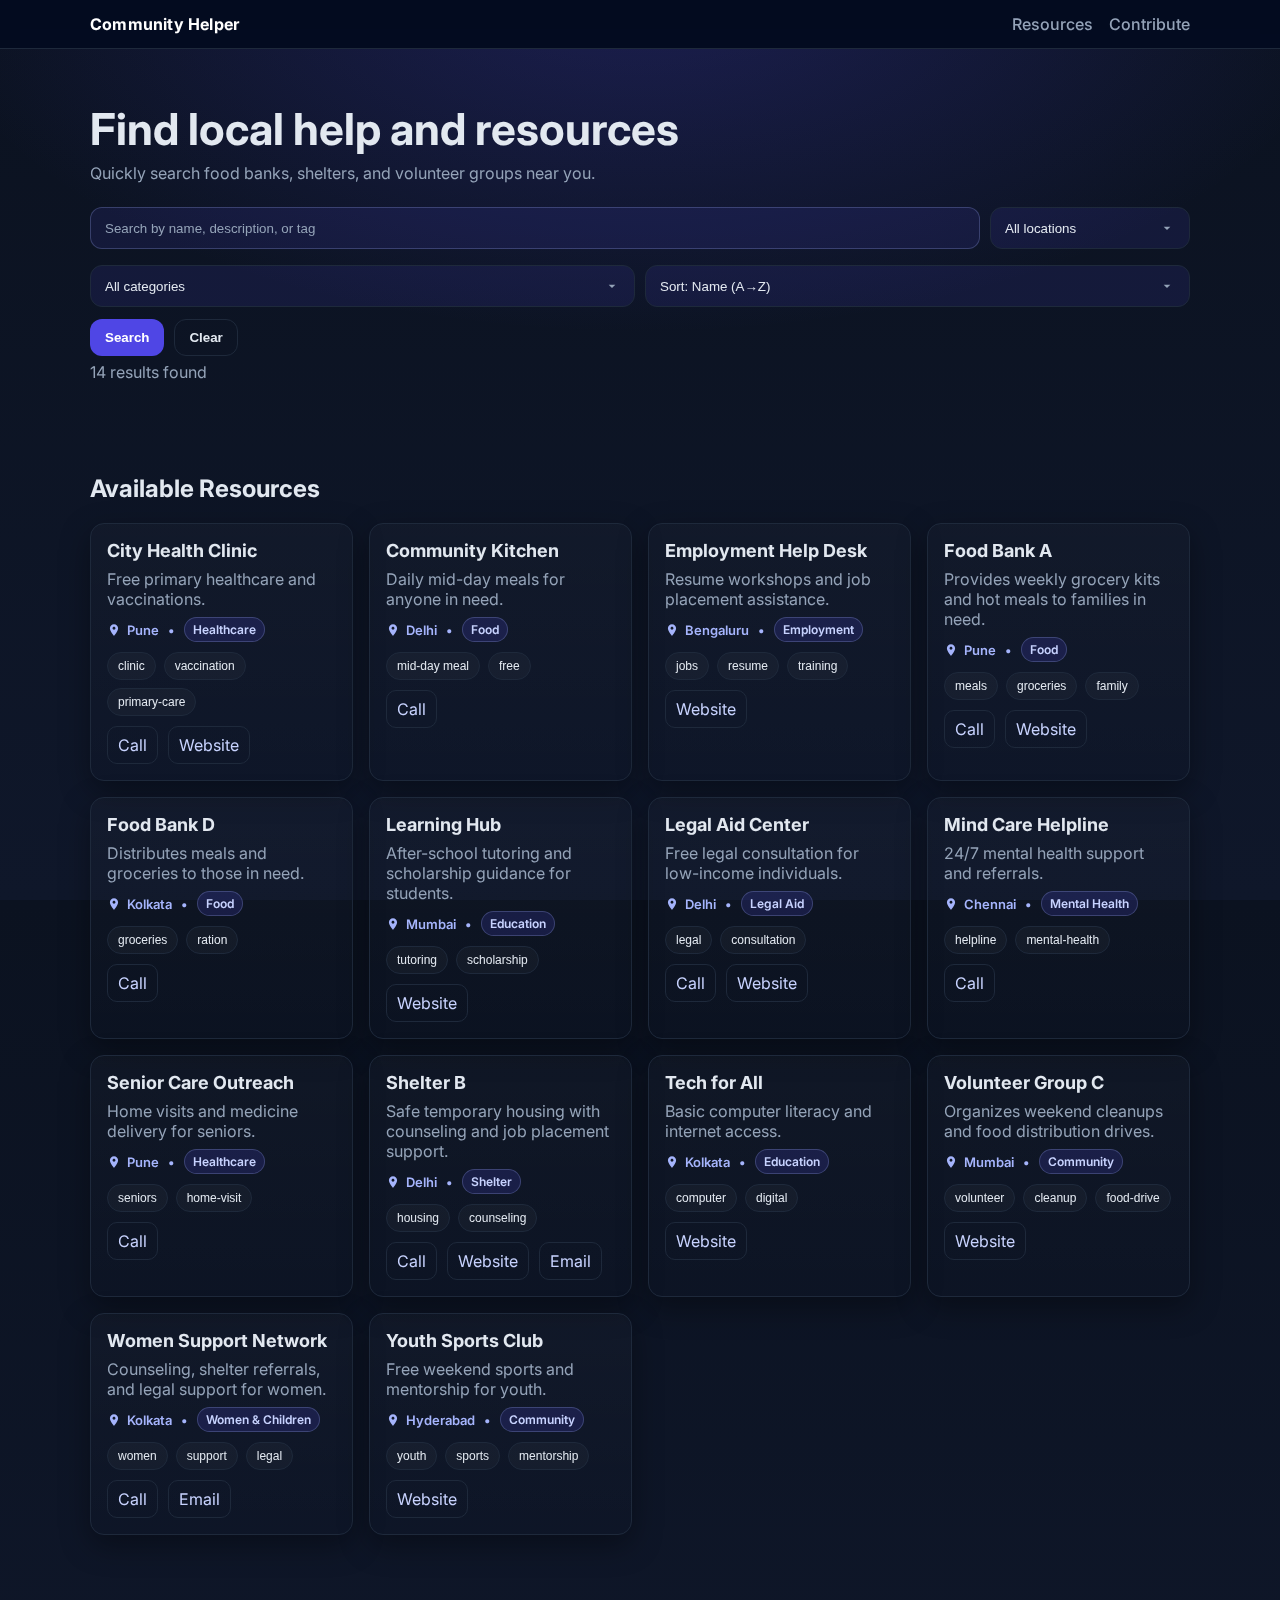
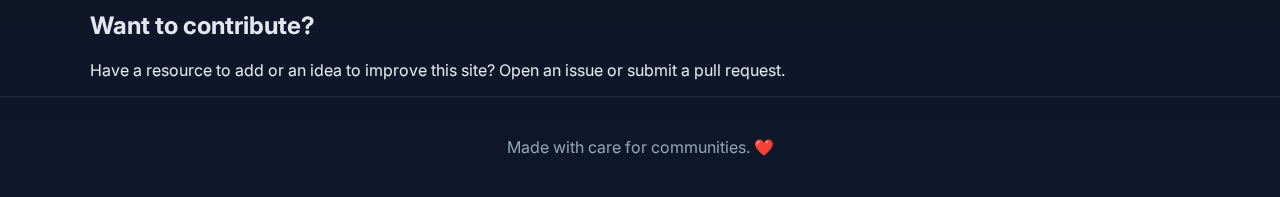
<file: Community_Helper/index.html>
<!DOCTYPE html>
<html lang="en">
<head>
  <meta charset="UTF-8" />
  <meta name="viewport" content="width=device-width, initial-scale=1" />
  <meta name="theme-color" content="#4f46e5" />
  <title>Community Helper</title>
  <link rel="preconnect" href="https://fonts.googleapis.com">
  <link rel="preconnect" href="https://fonts.gstatic.com" crossorigin>
  <link href="https://fonts.googleapis.com/css2?family=Inter:wght@400;500;600;700&display=swap" rel="stylesheet">
  <link rel="stylesheet" href="styles.css" />
</head>
<body>
  <a class="skip-link" href="#main">Skip to content</a>

  <header class="site-header">
    
    <div class="container header-inner">
      <a class="logo" href="#">Community Helper</a>
      <nav class="nav" aria-label="Primary">
        <a href="#resources" class="nav-link">Resources</a>
        <a href="#contribute" class="nav-link">Contribute</a>
      </nav>
    </div>
  </header>

  <main id="main">
    <section class="hero">
      <div class="container">
        <h1 class="hero-title">Find local help and resources</h1>
        <p class="hero-subtitle">Quickly search food banks, shelters, and volunteer groups near you.</p>

        <form class="search-bar" role="search" aria-label="Search resources" onsubmit="return false;">
          <label for="search" class="sr-only">Search resources</label>
          <div class="search-group">
            <input type="text" id="search" name="search" autocomplete="off" placeholder="Search by name, description, or tag" aria-controls="resources-list" />
            <select id="filter-location" aria-label="Filter by location">
              <option value="">All locations</option>
            </select>
          </div>

          <div class="filters-row">
            <label class="sr-only" for="filter-category">Filter by category</label>
            <select id="filter-category" aria-label="Filter by category">
              <option value="">All categories</option>
            </select>

            <label class="sr-only" for="sort-by">Sort by</label>
            <select id="sort-by" aria-label="Sort results">
              <option value="name-asc">Sort: Name (A→Z)</option>
              <option value="location-asc">Sort: Location (A→Z)</option>
              <option value="category-asc">Sort: Category (A→Z)</option>
            </select>
          </div>

          <div class="actions">
            <button type="button" id="search-button" class="btn primary">Search</button>
            <button type="button" id="clear-button" class="btn ghost">Clear</button>
          </div>
        </form>

        <p id="results-count" class="results-count" aria-live="polite"></p>
      </div>
    </section>

    <section id="resources" class="resources-section">
      <div class="container">
        <h2>Available Resources</h2>
        <div id="resources-list" class="resources-grid" role="list"></div>
      </div>
    </section>

    <section id="contribute" class="contribute-section">
      <div class="container">
        <h2>Want to contribute?</h2>
        <p>Have a resource to add or an idea to improve this site? Open an issue or submit a pull request.</p>
      </div>
    </section>
  </main>

  <footer class="site-footer">
    <div class="container">
      <p>Made with care for communities. <span aria-hidden="true">❤️</span></p>
    </div>
  </footer>

  <script src="data.js"></script>
  <script src="script.js"></script>
</body>
</html>
</file>
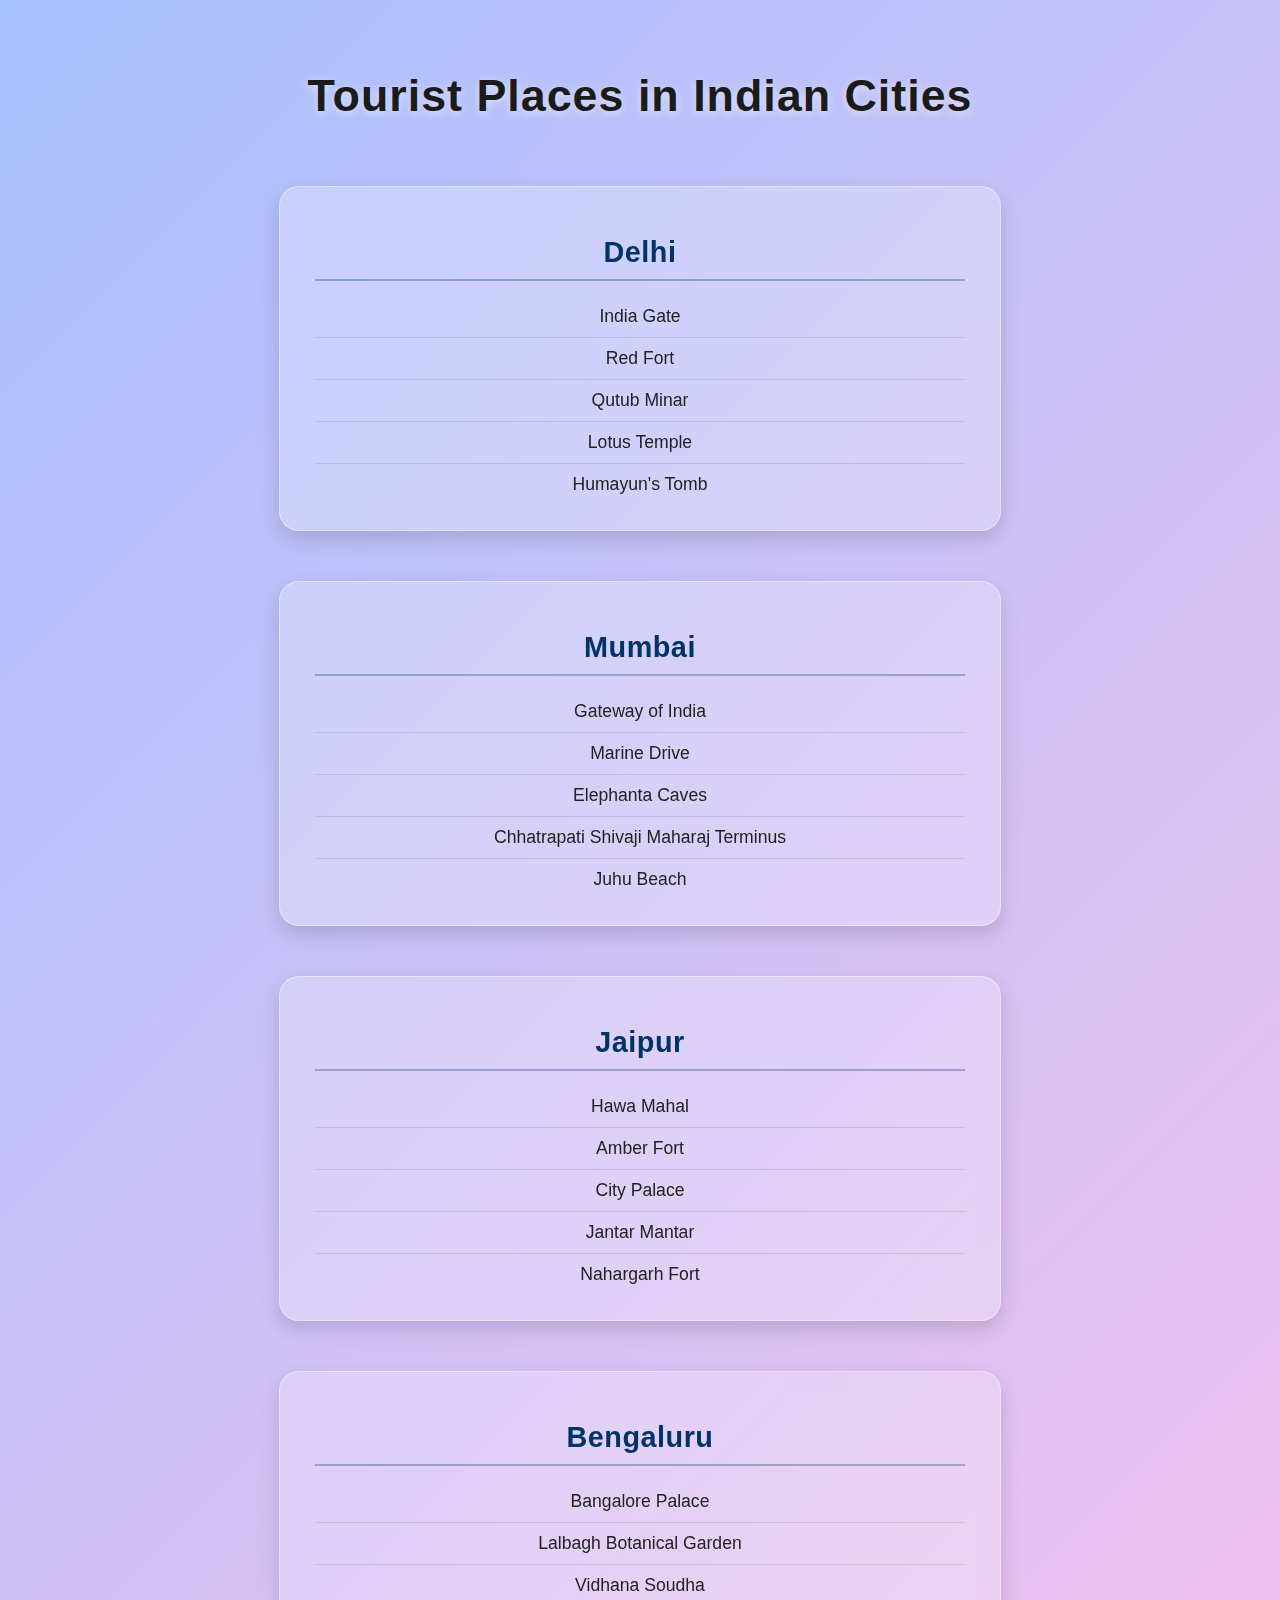
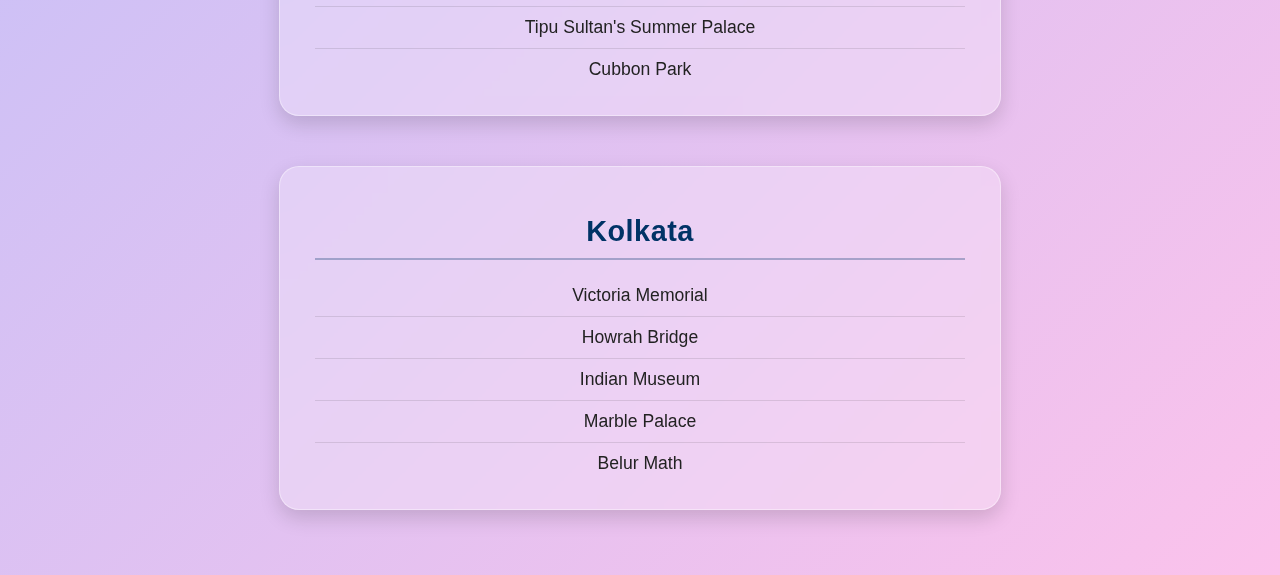
<file: Tourist-Page/index.html>
<!DOCTYPE html>
<html lang="en">
<head>
  <meta charset="UTF-8" />
  <meta name="viewport" content="width=device-width, initial-scale=1.0" />
  <title>Tourist Places in Indian Cities</title>
  <style>
    /* 🌈 Elegant Background Gradient */
    body {
      font-family: 'Poppins', Arial, sans-serif;
      background: linear-gradient(135deg, #a8c0ff 0%, #fbc2eb 100%);
      margin: 0;
      padding: 40px 20px;
      color: #222;
      display: flex;
      flex-direction: column;
      align-items: center;
      min-height: 100vh;
      animation: fadeIn 1s ease;
    }

    /* ✨ Page Title */
    h1 {
      text-align: center;
      color: #1b1b1b;
      font-size: 2.8rem;
      font-weight: 700;
      margin-bottom: 40px;
      text-shadow: 0 2px 8px rgba(255, 255, 255, 0.6);
      letter-spacing: 1px;
      animation: slideDown 0.8s ease;
    }

    /* 🏙 City Card with Glassmorphism Effect */
    .city {
      background: rgba(255, 255, 255, 0.25);
      backdrop-filter: blur(8px);
      -webkit-backdrop-filter: blur(8px);
      border-radius: 20px;
      width: 90%;
      max-width: 650px;
      padding: 25px 35px;
      margin: 25px 0;
      box-shadow: 0 8px 20px rgba(0, 0, 0, 0.15);
      border: 1px solid rgba(255, 255, 255, 0.4);
      transition: all 0.4s ease;
      transform: translateY(0);
      animation: fadeInUp 0.8s ease;
    }

    .city:hover {
      transform: translateY(-8px);
      box-shadow: 0 12px 30px rgba(0, 0, 0, 0.25);
      background: rgba(255, 255, 255, 0.35);
    }

    /* 🏷 City Titles */
    .city h2 {
      font-size: 1.8rem;
      color: #003366;
      border-bottom: 2px solid rgba(0, 51, 102, 0.3);
      padding-bottom: 10px;
      margin-bottom: 15px;
      text-align: center;
      letter-spacing: 0.5px;
    }

    /* 📍 Tourist Attraction List */
    .attractions ul {
      list-style: none;
      padding: 0;
      margin: 0;
    }

    .attractions li {
      padding: 10px 0;
      font-size: 1.1rem;
      border-bottom: 1px solid rgba(0, 0, 0, 0.1);
      text-align: center;
      color: #222;
      transition: all 0.3s ease;
    }

    .attractions li:hover {
      color: #007bff;
      transform: scale(1.05);
      text-shadow: 0 1px 5px rgba(0, 123, 255, 0.4);
    }

    .attractions li:last-child {
      border-bottom: none;
    }

    /* 🌟 Animations */
    @keyframes fadeIn {
      from { opacity: 0; }
      to { opacity: 1; }
    }

    @keyframes fadeInUp {
      from { opacity: 0; transform: translateY(20px); }
      to { opacity: 1; transform: translateY(0); }
    }

    @keyframes slideDown {
      from { opacity: 0; transform: translateY(-20px); }
      to { opacity: 1; transform: translateY(0); }
    }

    /* 📱 Responsive Design */
    @media (max-width: 600px) {
      h1 {
        font-size: 2.2rem;
      }

      .city {
        padding: 20px 25px;
      }

      .city h2 {
        font-size: 1.5rem;
      }

      .attractions li {
        font-size: 1rem;
      }
    }
  </style>
</head>
<body>
  <h1>Tourist Places in Indian Cities</h1>

  <div class="city">
    <h2>Delhi</h2>
    <div class="attractions">
      <ul>
        <li>India Gate</li>
        <li>Red Fort</li>
        <li>Qutub Minar</li>
        <li>Lotus Temple</li>
        <li>Humayun's Tomb</li>
      </ul>
    </div>
  </div>

  <div class="city">
    <h2>Mumbai</h2>
    <div class="attractions">
      <ul>
        <li>Gateway of India</li>
        <li>Marine Drive</li>
        <li>Elephanta Caves</li>
        <li>Chhatrapati Shivaji Maharaj Terminus</li>
        <li>Juhu Beach</li>
      </ul>
    </div>
  </div>

  <div class="city">
    <h2>Jaipur</h2>
    <div class="attractions">
      <ul>
        <li>Hawa Mahal</li>
        <li>Amber Fort</li>
        <li>City Palace</li>
        <li>Jantar Mantar</li>
        <li>Nahargarh Fort</li>
      </ul>
    </div>
  </div>

  <div class="city">
    <h2>Bengaluru</h2>
    <div class="attractions">
      <ul>
        <li>Bangalore Palace</li>
        <li>Lalbagh Botanical Garden</li>
        <li>Vidhana Soudha</li>
        <li>Tipu Sultan's Summer Palace</li>
        <li>Cubbon Park</li>
      </ul>
    </div>
  </div>

  <div class="city">
    <h2>Kolkata</h2>
    <div class="attractions">
      <ul>
        <li>Victoria Memorial</li>
        <li>Howrah Bridge</li>
        <li>Indian Museum</li>
        <li>Marble Palace</li>
        <li>Belur Math</li>
      </ul>
    </div>
  </div>
</body>
</html>
</file>
<file: Community_Helper/styles.css>
:root {
  --bg: #0f172a;           /* slate-900 */
  --surface: #0b1220;      /* deeper slate */
  --card: #0b1220;         /* same as surface */
  --text: #e2e8f0;         /* slate-200 */
  --muted: #94a3b8;        /* slate-400 */
  --primary: #4f46e5;      /* indigo-600 */
  --primary-700: #4338ca;  /* indigo-700 */
  --ring: #a5b4fc;         /* indigo-300 */
  --border: #1e293b;       /* slate-800 */
  --shadow: 0 10px 30px rgba(0,0,0,.35);
  --radius: 14px;
  --container: 1100px;
  color-scheme: dark;
}

* { box-sizing: border-box; }
html, body { height: 100%; }
body {
  margin: 0;
  font-family: "Inter", system-ui, -apple-system, Segoe UI, Roboto, Arial, "Noto Sans", "Apple Color Emoji", "Segoe UI Emoji";
  color: var(--text);
  background: linear-gradient(180deg, #0b1220 0%, #0f172a 100%);
  -webkit-font-smoothing: antialiased;
  -moz-osx-font-smoothing: grayscale;
}

img { max-width: 100%; display: block; }

.container {
  width: min(100% - 32px, var(--container));
  margin-inline: auto;
}

.sr-only {
  position: absolute; width: 1px; height: 1px; padding: 0; margin: -1px; overflow: hidden; clip: rect(0,0,0,0); white-space: nowrap; border: 0;
}

.skip-link {
  position: absolute; left: 0; top: -40px; background: var(--primary); color: white; padding: 8px 12px; border-radius: 0 0 8px 8px; transition: top .2s;
}
.skip-link:focus { top: 0; outline: 3px solid var(--ring); }

.site-header {
  position: sticky; top: 0; z-index: 50; backdrop-filter: saturate(180%) blur(8px);
  background: rgba(2,6,23,0.6); border-bottom: 1px solid var(--border);
}
.header-inner { display: flex; align-items: center; justify-content: space-between; padding: 14px 0; }
.logo { color: white; font-weight: 700; text-decoration: none; letter-spacing: .2px; }
.nav { display: flex; gap: 16px; }
.nav-link { color: var(--muted); text-decoration: none; font-weight: 500; }
.nav-link:hover, .nav-link:focus { color: var(--text); }

.hero {
  padding: 56px 0 28px; background: radial-gradient(1200px 600px at 50% -20%, rgba(79,70,229,.25), transparent 60%);
}
.hero-title { font-size: clamp(28px, 5vw, 44px); margin: 0 0 10px; line-height: 1.1; }
.hero-subtitle { margin: 0 0 24px; color: var(--muted); }

.search-bar {
  display: grid; gap: 12px; grid-template-columns: 1fr; align-items: start;
}
.search-group { display: grid; gap: 10px; grid-template-columns: 1fr minmax(160px, 200px); }

input[type="text"], select {
  width: 100%; padding: 12px 14px; border-radius: 12px; border: 1px solid var(--border);
  background: rgba(79,70,229,0.12); color: var(--text);
  transition: background-color .2s ease, color .2s ease, border-color .2s ease, box-shadow .2s ease;
}
#search { background: rgba(79,70,229,0.12); border-color: rgba(165,180,252,.25); }
#search:focus { background: #ffffff; color: #0f172a; border-color: #e5e7eb; }
#search:focus::placeholder { color: #64748b; }

input::placeholder { color: #94a3b8; }
input:focus, select:focus { outline: none; box-shadow: 0 0 0 3px rgba(165,180,252,.35); border-color: var(--ring);
}

/* Ensure dropdown popover uses dark theme */
select option, select optgroup { background-color: #0b1220; color: var(--text); }
select option:checked, select option:hover { background-color: rgba(165,180,252,.25); color: #fff; }

.actions { display: flex; gap: 10px; }
.btn {
  appearance: none; border: 1px solid transparent; padding: 10px 14px; border-radius: 12px; cursor: pointer; font-weight: 600; transition: transform .08s ease, background-color .2s, border-color .2s;
}
.btn.primary { background: var(--primary); color: white; }
.btn.primary:hover { background: var(--primary-700); transform: translateY(-1px); }
.btn.ghost { background: transparent; color: var(--text); border-color: var(--border); }
.btn.ghost:hover { border-color: var(--ring); transform: translateY(-1px); }
.btn:focus-visible { outline: 3px solid var(--ring); outline-offset: 2px; }

.results-count { margin-top: 6px; color: var(--muted); }

.resources-section { padding: 28px 0 56px; }
.resources-grid { display: grid; gap: 16px; grid-template-columns: repeat(auto-fit, minmax(260px, 1fr)); }

.resource-card {
  list-style: none; background: linear-gradient(180deg, rgba(255,255,255,.02), rgba(255,255,255,0));
  border: 1px solid var(--border); border-radius: var(--radius); padding: 16px; box-shadow: var(--shadow);
  transition: transform .12s ease, border-color .2s, background .2s; animation: fadeUp .4s ease both;
}
.resource-card:hover { transform: translateY(-2px); border-color: var(--ring); }
.resource-card h3 { margin: 0 0 8px; font-size: 18px; }
.resource-card p { margin: 0 0 8px; color: var(--muted); }
.resource-meta { display: inline-flex; gap: 6px; align-items: center; color: #a5b4fc; font-weight: 600; font-size: 13px; }

.filters-row { display: grid; grid-template-columns: 1fr 1fr; gap: 10px; margin-top: 4px; }

.tags { display: flex; gap: 8px; flex-wrap: wrap; margin-top: 10px; }
.chip { display: inline-flex; align-items: center; gap: 6px; padding: 6px 10px; border-radius: 999px; font-size: 12px; color: var(--text); border: 1px solid var(--border); background: rgba(255,255,255,.03); cursor: pointer; }
.chip:hover { border-color: var(--ring); }

.resource-contact { display: flex; gap: 10px; margin-top: 10px; }
.resource-contact a { color: #c7d2fe; text-decoration: none; border: 1px solid var(--border); padding: 8px 10px; border-radius: 10px; }
.resource-contact a:hover { border-color: var(--ring); }

.badge { display: inline-block; padding: 4px 8px; border-radius: 999px; background: rgba(79,70,229,.18); color: #c7d2fe; font-weight: 600; font-size: 12px; border: 1px solid rgba(165,180,252,.25); }

/* Custom select (accessible listbox) */
.cs { position: relative; }
.cs-button {
  width: 100%; padding: 12px 14px; border-radius: 12px; border: 1px solid var(--border);
  background: rgba(79,70,229,0.12); color: var(--text); display: flex; align-items: center; justify-content: space-between; gap: 8px;
}
.cs-button:focus-visible { outline: 3px solid var(--ring); outline-offset: 2px; }
.cs-button svg { color: var(--muted); transition: transform .2s ease; }
.cs.open .cs-button svg { transform: rotate(180deg); }

.cs-list {
  position: absolute; top: calc(100% + 6px); left: 0; right: 0; z-index: 200;
  background: #0b1220; border: 1px solid var(--border); border-radius: 12px; box-shadow: var(--shadow);
  max-height: 240px; overflow: auto; padding: 6px; margin: 0;
}
.cs-list[hidden] { display: none; }
.cs-list li { list-style: none; padding: 8px 10px; border-radius: 8px; cursor: pointer; }
.cs-list li:hover, .cs-list li:focus { background: rgba(165,180,252,.18); outline: none; }
.cs-list li[aria-selected="true"] { background: rgba(165,180,252,.25); color: #fff; }

.site-footer { border-top: 1px solid var(--border); padding: 24px 0; color: var(--muted); text-align: center; }

@keyframes fadeUp {
  from { opacity: 0; transform: translateY(6px); }
  to { opacity: 1; transform: translateY(0); }
}

@media (max-width: 720px) {
  .header-inner { padding: 12px 0; }
  .actions { justify-content: stretch; }
  .btn { flex: 1; }
}

@media (prefers-reduced-motion: reduce) {
  * { animation: none !important; transition: none !important; }
}
</file>
